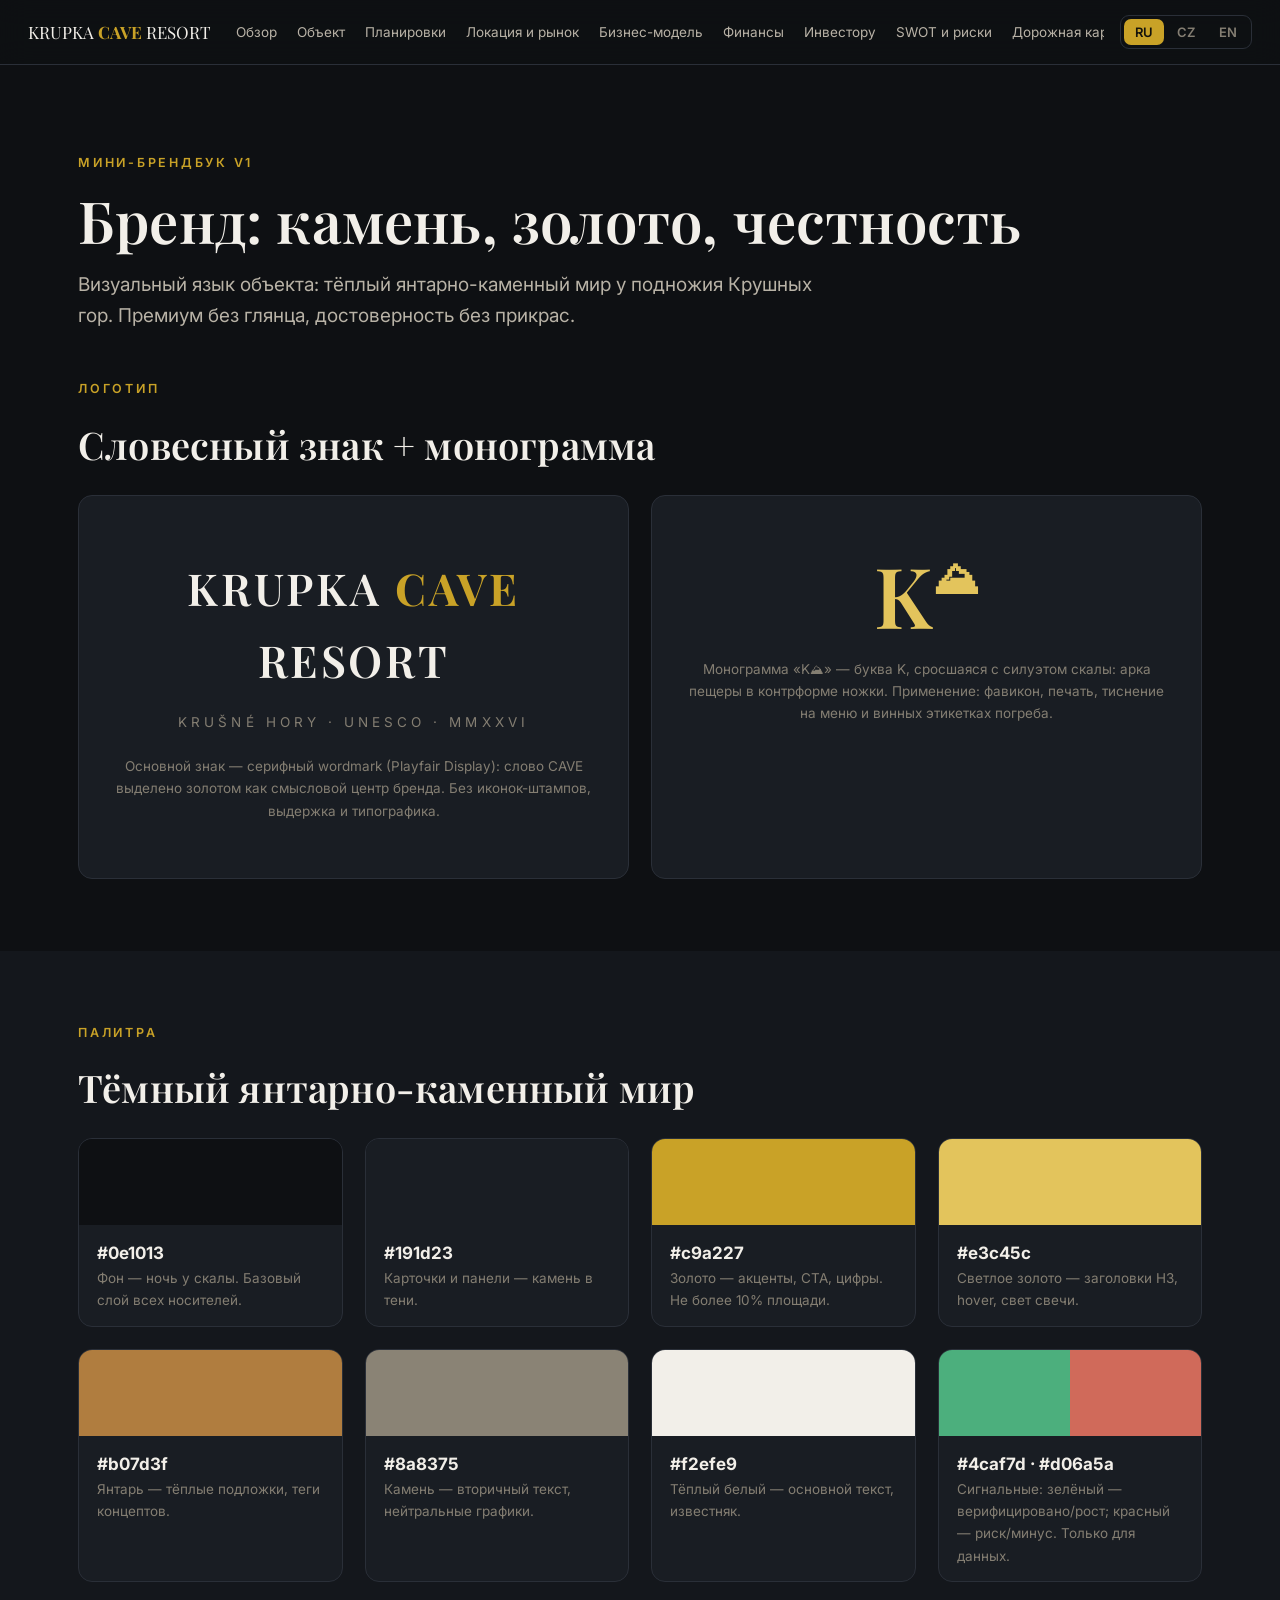
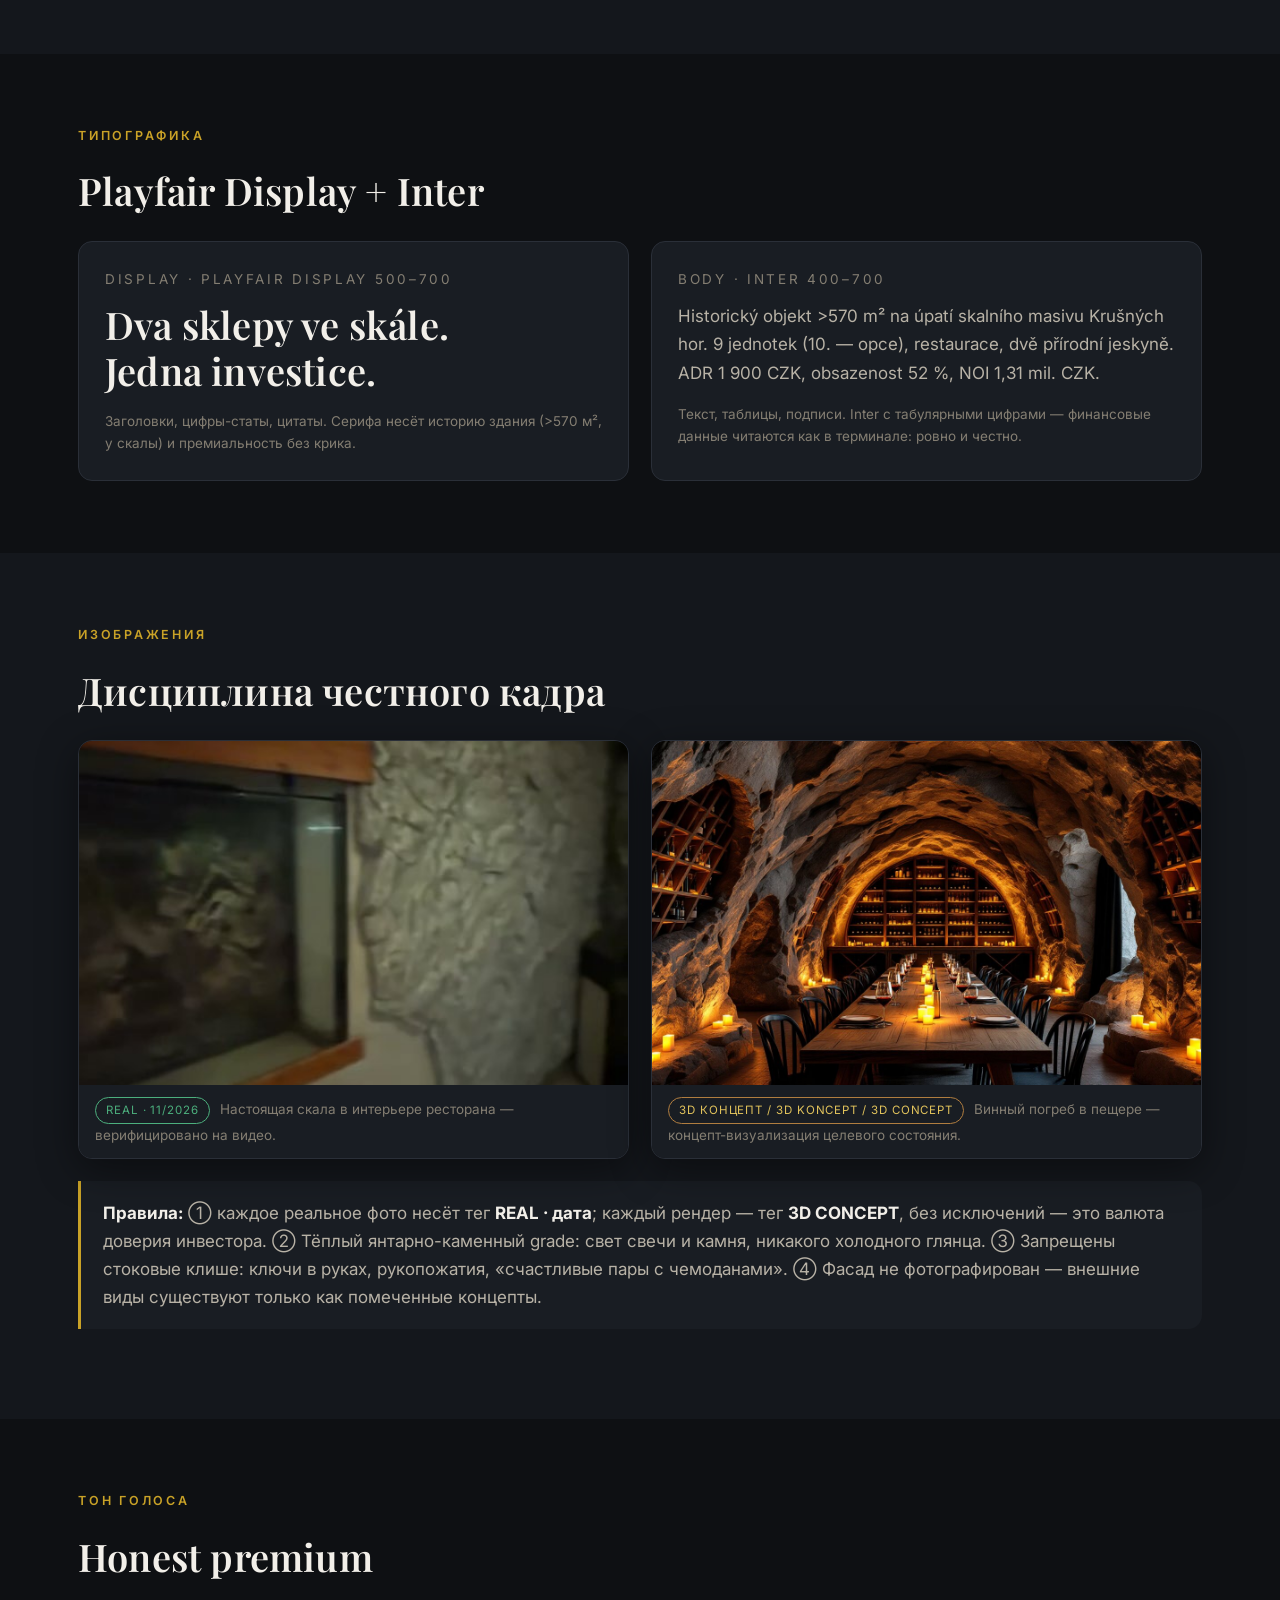
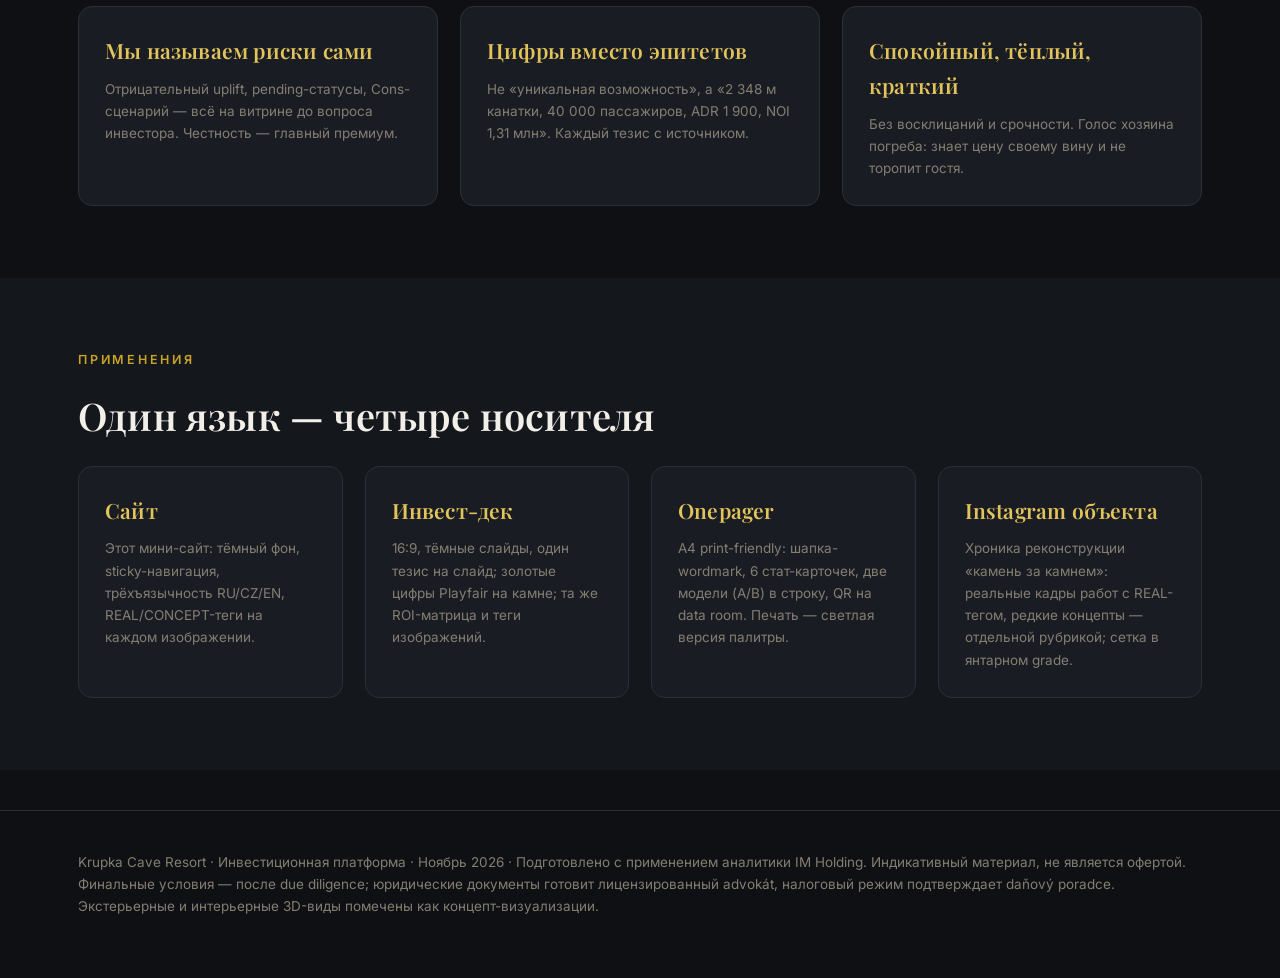
<file: brandbook.html>
<!DOCTYPE html>
<html lang="ru">
<head>
<meta charset="utf-8">
<meta name="viewport" content="width=device-width,initial-scale=1">
<title>Krupka Cave Resort — Brand</title>
<link rel="preconnect" href="https://fonts.googleapis.com">
<link href="https://fonts.googleapis.com/css2?family=Playfair+Display:wght@500;600;700&family=Inter:wght@400;500;600;700&display=swap" rel="stylesheet">
<link rel="stylesheet" href="assets/css/brand.css">
<script src="assets/js/main.js" defer></script>
</head>
<body>

<nav class="nav"><div class="wrap">
  <a class="logo" href="index.html">KRUPKA <b>CAVE</b> RESORT</a>
  <div class="nav-links">
    <a href="index.html"><span data-lang="ru">Обзор</span><span data-lang="cz">Přehled</span><span data-lang="en">Overview</span></a>
    <a href="object.html"><span data-lang="ru">Объект</span><span data-lang="cz">Objekt</span><span data-lang="en">The Object</span></a>
    <a href="plans.html"><span data-lang="ru">Планировки</span><span data-lang="cz">Výkresy</span><span data-lang="en">Drawings</span></a>
    <a href="market.html"><span data-lang="ru">Локация и рынок</span><span data-lang="cz">Lokalita a trh</span><span data-lang="en">Location &amp; Market</span></a>
    <a href="business.html"><span data-lang="ru">Бизнес-модель</span><span data-lang="cz">Byznys model</span><span data-lang="en">Business Model</span></a>
    <a href="financials.html"><span data-lang="ru">Финансы</span><span data-lang="cz">Finance</span><span data-lang="en">Financials</span></a>
    <a href="investors.html"><span data-lang="ru">Инвестору</span><span data-lang="cz">Pro investora</span><span data-lang="en">For Investors</span></a>
    <a href="swot.html"><span data-lang="ru">SWOT и риски</span><span data-lang="cz">SWOT a rizika</span><span data-lang="en">SWOT &amp; Risks</span></a>
    <a href="roadmap.html"><span data-lang="ru">Дорожная карта</span><span data-lang="cz">Harmonogram</span><span data-lang="en">Roadmap</span></a>
    <a href="brandbook.html"><span data-lang="ru">Бренд</span><span data-lang="cz">Brand</span><span data-lang="en">Brand</span></a>
  </div>
  <div class="langs">
    <button data-set="ru" onclick="kcrSetLang('ru')">RU</button>
    <button data-set="cz" onclick="kcrSetLang('cz')">CZ</button>
    <button data-set="en" onclick="kcrSetLang('en')">EN</button>
  </div>
</div></nav>

<section style="padding-top:88px;padding-bottom:28px">
  <div class="wrap">
    <div class="kicker"><span data-lang="ru">Мини-брендбук v1</span><span data-lang="cz">Mini brandbook v1</span><span data-lang="en">Mini Brand Book v1</span></div>
    <h1><span data-lang="ru">Бренд: камень, золото, честность</span><span data-lang="cz">Značka: kámen, zlato, poctivost</span><span data-lang="en">The Brand: Stone, Gold, Honesty</span></h1>
    <p class="lead" style="font-size:19px;max-width:760px;margin-top:16px">
      <span data-lang="ru">Визуальный язык объекта: тёплый янтарно-каменный мир у подножия Крушных гор. Премиум без глянца, достоверность без прикрас.</span>
      <span data-lang="cz">Vizuální jazyk objektu: teplý jantarově-kamenný svět na úpatí Krušných hor. Prémiovost bez pozlátka, věrohodnost bez příkras.</span>
      <span data-lang="en">The property's visual language: a warm amber-and-stone world at the foot of the Ore Mountains. Premium without gloss, credibility without embellishment.</span>
    </p>
  </div>
</section>

<section style="padding-top:20px">
  <div class="wrap">
    <div class="kicker"><span data-lang="ru">Логотип</span><span data-lang="cz">Logo</span><span data-lang="en">Logo</span></div>
    <h2><span data-lang="ru">Словесный знак + монограмма</span><span data-lang="cz">Slovní značka + monogram</span><span data-lang="en">Wordmark + Monogram</span></h2>
    <div class="grid g2">
      <div class="card" style="text-align:center;padding:56px 28px">
        <div class="display" style="font-size:clamp(26px,4.2vw,44px);letter-spacing:.06em">KRUPKA <b style="color:var(--gold)">CAVE</b> RESORT</div>
        <div class="small" style="margin-top:14px;letter-spacing:.3em;text-transform:uppercase">Krušné hory · UNESCO · MMXXVI</div>
        <p class="small" style="margin-top:22px">
          <span data-lang="ru">Основной знак — серифный wordmark (Playfair Display): слово CAVE выделено золотом как смысловой центр бренда. Без иконок-штампов, выдержка и типографика.</span>
          <span data-lang="cz">Hlavní značka — serifový wordmark (Playfair Display): slovo CAVE zvýrazněno zlatou jako významové jádro značky. Žádné ikonky-klišé, jen zdrženlivost a typografie.</span>
          <span data-lang="en">The primary mark is a serif wordmark (Playfair Display): the word CAVE set in gold as the brand's semantic core. No clip-art icons — restraint and typography.</span>
        </p>
      </div>
      <div class="card" style="text-align:center;padding:56px 28px">
        <div class="display" style="font-size:84px;line-height:1;color:var(--gold2)">K<span style="font-size:46px;vertical-align:top">⛰</span></div>
        <p class="small" style="margin-top:22px">
          <span data-lang="ru">Монограмма «K⛰» — буква K, сросшаяся с силуэтом скалы: арка пещеры в контрформе ножки. Применение: фавикон, печать, тиснение на меню и винных этикетках погреба.</span>
          <span data-lang="cz">Monogram „K⛰“ — litera K srostlá se siluetou skály: oblouk jeskyně v kontrastním tvaru nohy. Použití: favicon, razítko, ražba na menu a vinných etiketách sklepa.</span>
          <span data-lang="en">The "K⛰" monogram — the letter K fused with a cliff silhouette: a cave arch in the counterform of the leg. Uses: favicon, seal, embossing on menus and the cellar's wine labels.</span>
        </p>
      </div>
    </div>
  </div>
</section>

<section class="alt">
  <div class="wrap">
    <div class="kicker"><span data-lang="ru">Палитра</span><span data-lang="cz">Paleta</span><span data-lang="en">Palette</span></div>
    <h2><span data-lang="ru">Тёмный янтарно-каменный мир</span><span data-lang="cz">Tmavý jantarově-kamenný svět</span><span data-lang="en">A Dark Amber-Stone World</span></h2>
    <div class="grid g4">
      <div class="card" style="padding:0;overflow:hidden"><div style="height:86px;background:#0e1013"></div><div style="padding:14px 18px"><strong>#0e1013</strong><p class="small"><span data-lang="ru">Фон — ночь у скалы. Базовый слой всех носителей.</span><span data-lang="cz">Pozadí — noc u skály. Základní vrstva všech nosičů.</span><span data-lang="en">Background — night by the cliff. The base layer of every medium.</span></p></div></div>
      <div class="card" style="padding:0;overflow:hidden"><div style="height:86px;background:#191d23"></div><div style="padding:14px 18px"><strong>#191d23</strong><p class="small"><span data-lang="ru">Карточки и панели — камень в тени.</span><span data-lang="cz">Karty a panely — kámen ve stínu.</span><span data-lang="en">Cards and panels — stone in shadow.</span></p></div></div>
      <div class="card" style="padding:0;overflow:hidden"><div style="height:86px;background:#c9a227"></div><div style="padding:14px 18px"><strong>#c9a227</strong><p class="small"><span data-lang="ru">Золото — акценты, CTA, цифры. Не более 10% площади.</span><span data-lang="cz">Zlatá — akcenty, CTA, čísla. Max 10 % plochy.</span><span data-lang="en">Gold — accents, CTAs, figures. Never more than 10% of the surface.</span></p></div></div>
      <div class="card" style="padding:0;overflow:hidden"><div style="height:86px;background:#e3c45c"></div><div style="padding:14px 18px"><strong>#e3c45c</strong><p class="small"><span data-lang="ru">Светлое золото — заголовки H3, hover, свет свечи.</span><span data-lang="cz">Světlá zlatá — nadpisy H3, hover, světlo svíčky.</span><span data-lang="en">Light gold — H3 headings, hover states, candlelight.</span></p></div></div>
      <div class="card" style="padding:0;overflow:hidden"><div style="height:86px;background:#b07d3f"></div><div style="padding:14px 18px"><strong>#b07d3f</strong><p class="small"><span data-lang="ru">Янтарь — тёплые подложки, теги концептов.</span><span data-lang="cz">Jantar — teplé podklady, štítky konceptů.</span><span data-lang="en">Amber — warm underlays, concept tags.</span></p></div></div>
      <div class="card" style="padding:0;overflow:hidden"><div style="height:86px;background:#8a8375"></div><div style="padding:14px 18px"><strong>#8a8375</strong><p class="small"><span data-lang="ru">Камень — вторичный текст, нейтральные графики.</span><span data-lang="cz">Kámen — sekundární text, neutrální grafy.</span><span data-lang="en">Stone — secondary text, neutral charts.</span></p></div></div>
      <div class="card" style="padding:0;overflow:hidden"><div style="height:86px;background:#f2efe9"></div><div style="padding:14px 18px"><strong>#f2efe9</strong><p class="small"><span data-lang="ru">Тёплый белый — основной текст, известняк.</span><span data-lang="cz">Teplá bílá — hlavní text, vápenec.</span><span data-lang="en">Warm white — body text, limestone.</span></p></div></div>
      <div class="card" style="padding:0;overflow:hidden"><div style="height:86px;background:linear-gradient(90deg,#4caf7d 50%,#d06a5a 50%)"></div><div style="padding:14px 18px"><strong>#4caf7d · #d06a5a</strong><p class="small"><span data-lang="ru">Сигнальные: зелёный — верифицировано/рост; красный — риск/минус. Только для данных.</span><span data-lang="cz">Signální: zelená — ověřeno/růst; červená — riziko/minus. Pouze pro data.</span><span data-lang="en">Signal colors: green — verified/growth; red — risk/negative. Data only.</span></p></div></div>
    </div>
  </div>
</section>

<section>
  <div class="wrap">
    <div class="kicker"><span data-lang="ru">Типографика</span><span data-lang="cz">Typografie</span><span data-lang="en">Typography</span></div>
    <h2>Playfair Display + Inter</h2>
    <div class="grid g2">
      <div class="card">
        <div class="small" style="letter-spacing:.2em;text-transform:uppercase;margin-bottom:12px">Display · Playfair Display 500–700</div>
        <div class="display" style="font-size:38px;line-height:1.2">Dva sklepy ve skále.<br>Jedna investice.</div>
        <p class="small" style="margin-top:16px">
          <span data-lang="ru">Заголовки, цифры-статы, цитаты. Серифа несёт историю здания (>570 м², у скалы) и премиальность без крика.</span>
          <span data-lang="cz">Nadpisy, statistiky, citace. Serif nese historii budovy (>570 m², u skály) a prémiovost bez křiku.</span>
          <span data-lang="en">Headlines, stat figures, pull quotes. The serif carries the building's history (>570 m², by the cliff) and quiet premium.</span>
        </p>
      </div>
      <div class="card">
        <div class="small" style="letter-spacing:.2em;text-transform:uppercase;margin-bottom:12px">Body · Inter 400–700</div>
        <p style="font-size:17px">Historický objekt >570 m² na úpatí skalního masivu Krušných hor. 9 jednotek (10. — opce), restaurace, dvě přírodní jeskyně. ADR 1 900 CZK, obsazenost 52 %, NOI 1,31 mil. CZK.</p>
        <p class="small" style="margin-top:16px">
          <span data-lang="ru">Текст, таблицы, подписи. Inter с табулярными цифрами — финансовые данные читаются как в терминале: ровно и честно.</span>
          <span data-lang="cz">Text, tabulky, popisky. Inter s tabulkovými číslicemi — finanční data se čtou jako v terminálu: rovně a poctivě.</span>
          <span data-lang="en">Body, tables, captions. Inter with tabular figures — financial data reads like a terminal: straight and honest.</span>
        </p>
      </div>
    </div>
  </div>
</section>

<section class="alt">
  <div class="wrap">
    <div class="kicker"><span data-lang="ru">Изображения</span><span data-lang="cz">Obrazový styl</span><span data-lang="en">Imagery</span></div>
    <h2><span data-lang="ru">Дисциплина честного кадра</span><span data-lang="cz">Disciplína poctivého záběru</span><span data-lang="en">The Honest-Frame Discipline</span></h2>
    <div class="grid g2">
      <figure class="ph">
        <img src="assets/photos/real_80950.jpg" alt="Real interior — rock wall">
        <figcaption><span class="tag real">REAL · 11/2026</span> <span data-lang="ru">Настоящая скала в интерьере ресторана — верифицировано на видео.</span><span data-lang="cz">Skutečná skála v interiéru restaurace — ověřeno na videu.</span><span data-lang="en">The real rock wall inside the restaurant — verified on video.</span></figcaption>
      </figure>
      <figure class="ph">
        <img src="assets/renders/cave-wine-cellar.jpg" alt="Concept render — cave wine cellar">
        <figcaption><span class="tag concept">3D КОНЦЕПТ / 3D KONCEPT / 3D CONCEPT</span> <span data-lang="ru">Винный погреб в пещере — концепт-визуализация целевого состояния.</span><span data-lang="cz">Vinný sklep v jeskyni — koncepční vizualizace cílového stavu.</span><span data-lang="en">The cave wine cellar — a concept visualization of the target state.</span></figcaption>
      </figure>
    </div>
    <div class="note" style="margin-top:22px">
      <p>
        <span data-lang="ru"><strong>Правила:</strong> ① каждое реальное фото несёт тег <strong>REAL · дата</strong>; каждый рендер — тег <strong>3D CONCEPT</strong>, без исключений — это валюта доверия инвестора. ② Тёплый янтарно-каменный grade: свет свечи и камня, никакого холодного глянца. ③ Запрещены стоковые клише: ключи в руках, рукопожатия, «счастливые пары с чемоданами». ④ Фасад не фотографирован — внешние виды существуют только как помеченные концепты.</span>
        <span data-lang="cz"><strong>Pravidla:</strong> ① každá skutečná fotografie nese štítek <strong>REAL · datum</strong>; každý render štítek <strong>3D CONCEPT</strong>, bez výjimek — je to měna důvěry investora. ② Teplý jantarově-kamenný grade: světlo svíčky a kamene, žádný studený lesk. ③ Zakázána stocková klišé: klíče v dlani, podání rukou, „šťastné páry s kufry“. ④ Fasáda není vyfocena — exteriéry existují jen jako označené koncepty.</span>
        <span data-lang="en"><strong>Rules:</strong> ① every real photo carries a <strong>REAL · date</strong> tag; every render a <strong>3D CONCEPT</strong> tag, no exceptions — this is the currency of investor trust. ② A warm amber-stone grade: candle-and-stone light, no cold gloss. ③ Stock clichés banned: keys in hands, handshakes, "happy couples with suitcases". ④ The facade has never been photographed — exterior views exist only as labeled concepts.</span>
      </p>
    </div>
  </div>
</section>

<section>
  <div class="wrap">
    <div class="kicker"><span data-lang="ru">Тон голоса</span><span data-lang="cz">Tón hlasu</span><span data-lang="en">Tone of Voice</span></div>
    <h2><span data-lang="ru">Honest premium</span><span data-lang="cz">Honest premium</span><span data-lang="en">Honest Premium</span></h2>
    <div class="grid g3">
      <div class="card">
        <h3><span data-lang="ru">Мы называем риски сами</span><span data-lang="cz">Rizika pojmenováváme sami</span><span data-lang="en">We Name the Risks Ourselves</span></h3>
        <p class="small"><span data-lang="ru">Отрицательный uplift, pending-статусы, Cons-сценарий — всё на витрине до вопроса инвестора. Честность — главный премиум.</span><span data-lang="cz">Záporný uplift, pending statusy, scénář Cons — vše na výloze dřív, než se investor zeptá. Poctivost je hlavní prémiovost.</span><span data-lang="en">Negative uplift, pending statuses, the Cons scenario — all on display before the investor asks. Honesty is the ultimate premium.</span></p>
      </div>
      <div class="card">
        <h3><span data-lang="ru">Цифры вместо эпитетов</span><span data-lang="cz">Čísla místo přívlastků</span><span data-lang="en">Figures over Adjectives</span></h3>
        <p class="small"><span data-lang="ru">Не «уникальная возможность», а «2 348 м канатки, 40 000 пассажиров, ADR 1 900, NOI 1,31 млн». Каждый тезис с источником.</span><span data-lang="cz">Ne „unikátní příležitost“, ale „2 348 m lanovky, 40 000 cestujících, ADR 1 900, NOI 1,31 mil.“. Každá teze se zdrojem.</span><span data-lang="en">Not "a unique opportunity" but "a 2 348 m chairlift, 40,000 passengers, ADR 1,900, NOI 1.31M". Every claim with a source.</span></p>
      </div>
      <div class="card">
        <h3><span data-lang="ru">Спокойный, тёплый, краткий</span><span data-lang="cz">Klidný, teplý, stručný</span><span data-lang="en">Calm, Warm, Brief</span></h3>
        <p class="small"><span data-lang="ru">Без восклицаний и срочности. Голос хозяина погреба: знает цену своему вину и не торопит гостя.</span><span data-lang="cz">Bez vykřičníků a urgence. Hlas sklepmistra: zná cenu svého vína a hosta nepopohání.</span><span data-lang="en">No exclamation marks, no urgency. The voice of a cellar master: he knows his wine's worth and never rushes the guest.</span></p>
      </div>
    </div>
  </div>
</section>

<section class="alt">
  <div class="wrap">
    <div class="kicker"><span data-lang="ru">Применения</span><span data-lang="cz">Aplikace</span><span data-lang="en">Applications</span></div>
    <h2><span data-lang="ru">Один язык — четыре носителя</span><span data-lang="cz">Jeden jazyk — čtyři nosiče</span><span data-lang="en">One Language — Four Media</span></h2>
    <div class="grid g4">
      <div class="card">
        <h3><span data-lang="ru">Сайт</span><span data-lang="cz">Web</span><span data-lang="en">Website</span></h3>
        <p class="small"><span data-lang="ru">Этот мини-сайт: тёмный фон, sticky-навигация, трёхъязычность RU/CZ/EN, REAL/CONCEPT-теги на каждом изображении.</span><span data-lang="cz">Tento mini web: tmavé pozadí, sticky navigace, trojjazyčnost RU/CZ/EN, štítky REAL/CONCEPT na každém obrázku.</span><span data-lang="en">This mini-site: dark ground, sticky navigation, RU/CZ/EN trilingual, REAL/CONCEPT tags on every image.</span></p>
      </div>
      <div class="card">
        <h3><span data-lang="ru">Инвест-дек</span><span data-lang="cz">Investiční deck</span><span data-lang="en">Investor Deck</span></h3>
        <p class="small"><span data-lang="ru">16:9, тёмные слайды, один тезис на слайд; золотые цифры Playfair на камне; та же ROI-матрица и теги изображений.</span><span data-lang="cz">16:9, tmavé slajdy, jedna teze na slajd; zlaté číslice Playfair na kameni; stejná ROI matice a štítky obrázků.</span><span data-lang="en">16:9 dark slides, one claim per slide; gold Playfair figures on stone; the same ROI matrix and image tags.</span></p>
      </div>
      <div class="card">
        <h3>Onepager</h3>
        <p class="small"><span data-lang="ru">A4 print-friendly: шапка-wordmark, 6 стат-карточек, две модели (A/B) в строку, QR на data room. Печать — светлая версия палитры.</span><span data-lang="cz">A4 print-friendly: hlavička s wordmarkem, 6 stat karet, dva modely (A/B) v řadě, QR na data room. Tisk ve světlé verzi palety.</span><span data-lang="en">A4 print-friendly: wordmark header, 6 stat cards, the two models (A/B) in a row, a data-room QR. Print uses the light palette variant.</span></p>
      </div>
      <div class="card">
        <h3><span data-lang="ru">Instagram объекта</span><span data-lang="cz">Instagram objektu</span><span data-lang="en">Property Instagram</span></h3>
        <p class="small"><span data-lang="ru">Хроника реконструкции «камень за камнем»: реальные кадры работ с REAL-тегом, редкие концепты — отдельной рубрикой; сетка в янтарном grade.</span><span data-lang="cz">Kronika rekonstrukce „kámen po kameni“: reálné záběry prací se štítkem REAL, občasné koncepty jako samostatná rubrika; mřížka v jantarovém grade.</span><span data-lang="en">A stone-by-stone reconstruction chronicle: real work footage with REAL tags, occasional concepts as a separate series; the grid in the amber grade.</span></p>
      </div>
    </div>
  </div>
</section>

<footer><div class="wrap">
  <p><span data-lang="ru">Krupka Cave Resort · Инвестиционная платформа · Ноябрь 2026 · Подготовлено с применением аналитики IM Holding. Индикативный материал, не является офертой. Финальные условия — после due diligence; юридические документы готовит лицензированный advokát, налоговый режим подтверждает daňový poradce. Экстерьерные и интерьерные 3D-виды помечены как концепт-визуализации.</span><span data-lang="cz">Krupka Cave Resort · Investiční platforma · Listopad 2026 · Připraveno s využitím analytiky IM Holding. Indikativní materiál, nejedná se o nabídku. Finální podmínky po due diligence; právní dokumenty připraví licencovaný advokát, daňový režim potvrdí daňový poradce. Exteriérové a interiérové 3D vizualizace jsou označeny jako koncept.</span><span data-lang="en">Krupka Cave Resort · Investment platform · November 2026 · Prepared with IM Holding analytics. Indicative material, not an offer. Final terms subject to due diligence; legal documents by a licensed Czech advokát, tax treatment confirmed by a daňový poradce. Exterior and interior 3D views are labeled as concept visualizations.</span></p>
</div></footer>

</body>
</html>
</file>
<file: assets/css/brand.css>
/* KRUPKA CAVE RESORT — Brand System v1 · premium dark · amber-stone */
:root{
  --bg:#0e1013; --bg2:#14171c; --card:#191d23; --card2:#1f242c;
  --line:#2a2f38; --line2:#3a4150;
  --txt:#f2efe9; --txt2:#b8b2a6; --txt3:#847e72;
  --gold:#c9a227; --gold2:#e3c45c; --amber:#b07d3f; --stone:#8a8375;
  --green:#4caf7d; --red:#d06a5a; --blue:#6a9fd0;
  --serif:'Playfair Display',Georgia,'Times New Roman',serif;
  --sans:'Inter',-apple-system,'Segoe UI',Roboto,sans-serif;
  --maxw:1180px; --r:14px; --sh:0 10px 40px rgba(0,0,0,.45);
}
*{margin:0;padding:0;box-sizing:border-box}
html{scroll-behavior:smooth}
body{background:var(--bg);color:var(--txt);font-family:var(--sans);font-size:17px;line-height:1.65;-webkit-font-smoothing:antialiased}
.wrap{max-width:var(--maxw);margin:0 auto;padding:0 28px}
h1,h2,h3,.display{font-family:var(--serif);font-weight:600;letter-spacing:.2px}
h1{font-size:clamp(34px,5vw,58px);line-height:1.12}
h2{font-size:clamp(26px,3.4vw,38px);margin-bottom:18px}
h3{font-size:21px;margin-bottom:10px;color:var(--gold2)}
p{color:var(--txt2)} strong{color:var(--txt)}
a{color:var(--gold2);text-decoration:none} a:hover{color:#fff}
.small{font-size:13.5px;color:var(--txt3)}
.kicker{font-size:12.5px;letter-spacing:.22em;text-transform:uppercase;color:var(--gold);margin-bottom:14px;font-weight:600}
/* NAV */
.nav{position:sticky;top:0;z-index:50;background:rgba(14,16,19,.88);backdrop-filter:blur(14px);border-bottom:1px solid var(--line)}
.nav .wrap{display:flex;align-items:center;gap:16px;height:64px;max-width:1340px}
.logo{font-family:var(--serif);font-size:17px;color:var(--txt);white-space:nowrap}
.logo b{color:var(--gold)}
.nav-links{display:flex;gap:2px;flex:1;flex-wrap:nowrap;overflow-x:auto;scrollbar-width:none;min-width:0}
.nav-links::-webkit-scrollbar{display:none}
.nav-links a{padding:8px 9px;border-radius:9px;color:var(--txt2);font-size:13.5px;white-space:nowrap}
.nav-links a:hover{background:var(--card);color:var(--txt)}
.nav-links a.active{background:var(--card2);color:var(--gold2)}
.langs{display:flex;gap:2px;border:1px solid var(--line);border-radius:9px;padding:3px}
.langs button{background:none;border:none;color:var(--txt3);font:600 13px var(--sans);padding:5px 11px;border-radius:7px;cursor:pointer}
.langs button.on{background:var(--gold);color:#14130c}
/* HERO */
.hero{position:relative;min-height:56vh;display:flex;align-items:flex-end;background-size:cover;background-position:center}
.hero::after{content:"";position:absolute;inset:0;background:linear-gradient(180deg,rgba(14,16,19,.42) 0%,rgba(14,16,19,.78) 58%,var(--bg) 100%)}
/* HERO from the measured facade drawing — gold blueprint on dark */
.hero-draw{min-height:68vh;background:#0c0b07 url('../plans/pohled-hero.jpg') center 32%/cover no-repeat}
.hero-draw::after{background:linear-gradient(180deg,rgba(12,11,7,.30) 0%,rgba(12,11,7,.55) 52%,var(--bg) 100%)}
/* ANCHORS (sticky nav offset) */
[id]{scroll-margin-top:84px}
/* one-page section titles (former page h1s) */
h2.h1{font-size:clamp(30px,4.2vw,46px);line-height:1.15;margin-bottom:14px}
/* 3D tour placeholder slot — iframe will be dropped in later */
.tour3d-slot{min-height:380px;border:1px dashed var(--line2);border-radius:var(--r);background:
  radial-gradient(ellipse at 50% 40%,rgba(201,162,39,.07),transparent 65%),var(--card)}
.tour3d-slot iframe{width:100%;height:100%;min-height:380px;border:0;border-radius:var(--r);display:block}
.hero .wrap{position:relative;z-index:2;padding-top:64px;padding-bottom:40px}
.hero p.lead{font-size:19px;max-width:720px;margin-top:16px;color:#d9d4c9;text-shadow:0 1px 14px rgba(0,0,0,.55)}
.hero h1{text-shadow:0 2px 22px rgba(0,0,0,.6)}
/* SECTIONS */
section{padding:72px 0}
section.alt{background:var(--bg2)}
.grid{display:grid;gap:22px}
.g2{grid-template-columns:repeat(auto-fit,minmax(320px,1fr))}
.g3{grid-template-columns:repeat(auto-fit,minmax(260px,1fr))}
.g4{grid-template-columns:repeat(auto-fit,minmax(210px,1fr))}
.card{background:var(--card);border:1px solid var(--line);border-radius:var(--r);padding:26px}
.card.gold{border-color:rgba(201,162,39,.4);background:linear-gradient(160deg,#1d1d15,#191d23)}
.stat{font-family:var(--serif);font-size:34px;color:var(--gold2)}
.stat-l{font-size:13.5px;color:var(--txt3);letter-spacing:.06em;text-transform:uppercase;margin-top:4px}
/* TABLES */
table{width:100%;border-collapse:collapse;font-size:15.5px;margin:14px 0}
th{background:var(--card2);color:var(--gold2);text-align:left;padding:11px 14px;border:1px solid var(--line);font-weight:600;font-size:13.5px;letter-spacing:.04em;text-transform:uppercase}
td{padding:11px 14px;border:1px solid var(--line);color:var(--txt2)}
tbody tr:nth-child(even) td{background:rgba(255,255,255,.022)}
tr:hover td{background:rgba(255,255,255,.035)}
td.good{color:var(--green)} td.bad{color:var(--red)} td.num{text-align:right;font-variant-numeric:tabular-nums;white-space:nowrap}
td.caut{color:var(--gold2)!important;background:rgba(201,162,39,.13)!important}
table.sticky-head th{position:sticky;top:64px;z-index:5}
/* IMGS */
.ph{border-radius:var(--r);overflow:hidden;border:1px solid var(--line);box-shadow:var(--sh)}
.ph img{width:100%;display:block;aspect-ratio:16/10;object-fit:cover}
.ph figcaption{padding:12px 16px;font-size:13.5px;color:var(--txt3);background:var(--card)}
.tag{display:inline-block;font-size:11.5px;letter-spacing:.08em;text-transform:uppercase;padding:3px 10px;border-radius:20px;border:1px solid var(--line2);color:var(--txt3);margin-right:6px}
.tag.concept{border-color:var(--amber);color:var(--gold2)}
.tag.real{border-color:var(--green);color:var(--green)}
/* MISC */
.btn{display:inline-block;background:var(--gold);color:#14130c;font-weight:700;padding:13px 28px;border-radius:11px;font-size:15.5px}
.btn:hover{background:var(--gold2);color:#14130c}
.btn.ghost{background:none;border:1px solid var(--line2);color:var(--txt)}
.note{border-left:3px solid var(--gold);background:var(--card);padding:18px 22px;border-radius:0 var(--r) var(--r) 0;margin:18px 0}
/* PAUSE STRIP — full-width breathing band with one big figure */
section.pause{padding:58px 0;text-align:center;background:linear-gradient(160deg,#1c1a12,#14171c);border-top:1px solid var(--line);border-bottom:1px solid var(--line)}
section.pause .display{font-size:clamp(46px,7vw,92px);color:var(--gold2);line-height:1.08}
section.pause .stat-l{font-size:14.5px;margin-top:12px;letter-spacing:.1em}
.warn{border-left-color:var(--red)}
.ok{border-left-color:var(--green)}
footer{border-top:1px solid var(--line);padding:40px 0 60px;margin-top:40px}
footer p{font-size:13.5px;color:var(--txt3)}
/* LANG */
[data-lang]{display:none}
html[lang="ru"] [data-lang="ru"],html[lang="cz"] [data-lang="cz"],html[lang="en"] [data-lang="en"]{display:revert}
html[lang="ru"] span[data-lang="ru"],html[lang="cz"] span[data-lang="cz"],html[lang="en"] span[data-lang="en"]{display:inline}
/* PRINT */
@media print{.nav,.langs,.btn{display:none!important}body{background:#fff;color:#111}.card,td,th{border-color:#ccc}p,td{color:#222}h3{color:#7a601a}section{padding:26px 0}.hero{min-height:auto}.hero::after{display:none}}
@media(max-width:760px){
  .nav .wrap{height:auto;flex-wrap:nowrap;gap:10px;padding:10px 14px}
  .nav-links{flex-wrap:nowrap;overflow-x:auto;scrollbar-width:none;-webkit-overflow-scrolling:touch;min-width:0}
  .nav-links::-webkit-scrollbar{display:none}
  .nav-links a{white-space:nowrap;padding:8px 10px;font-size:13.5px}
  .langs{flex-shrink:0;padding:2px}
  .langs button{padding:4px 7px;font-size:12px}
  .logo{flex-shrink:0;font-size:13.5px}
  table.sticky-head th{top:0}
  section{padding:48px 0}
}
</file>
